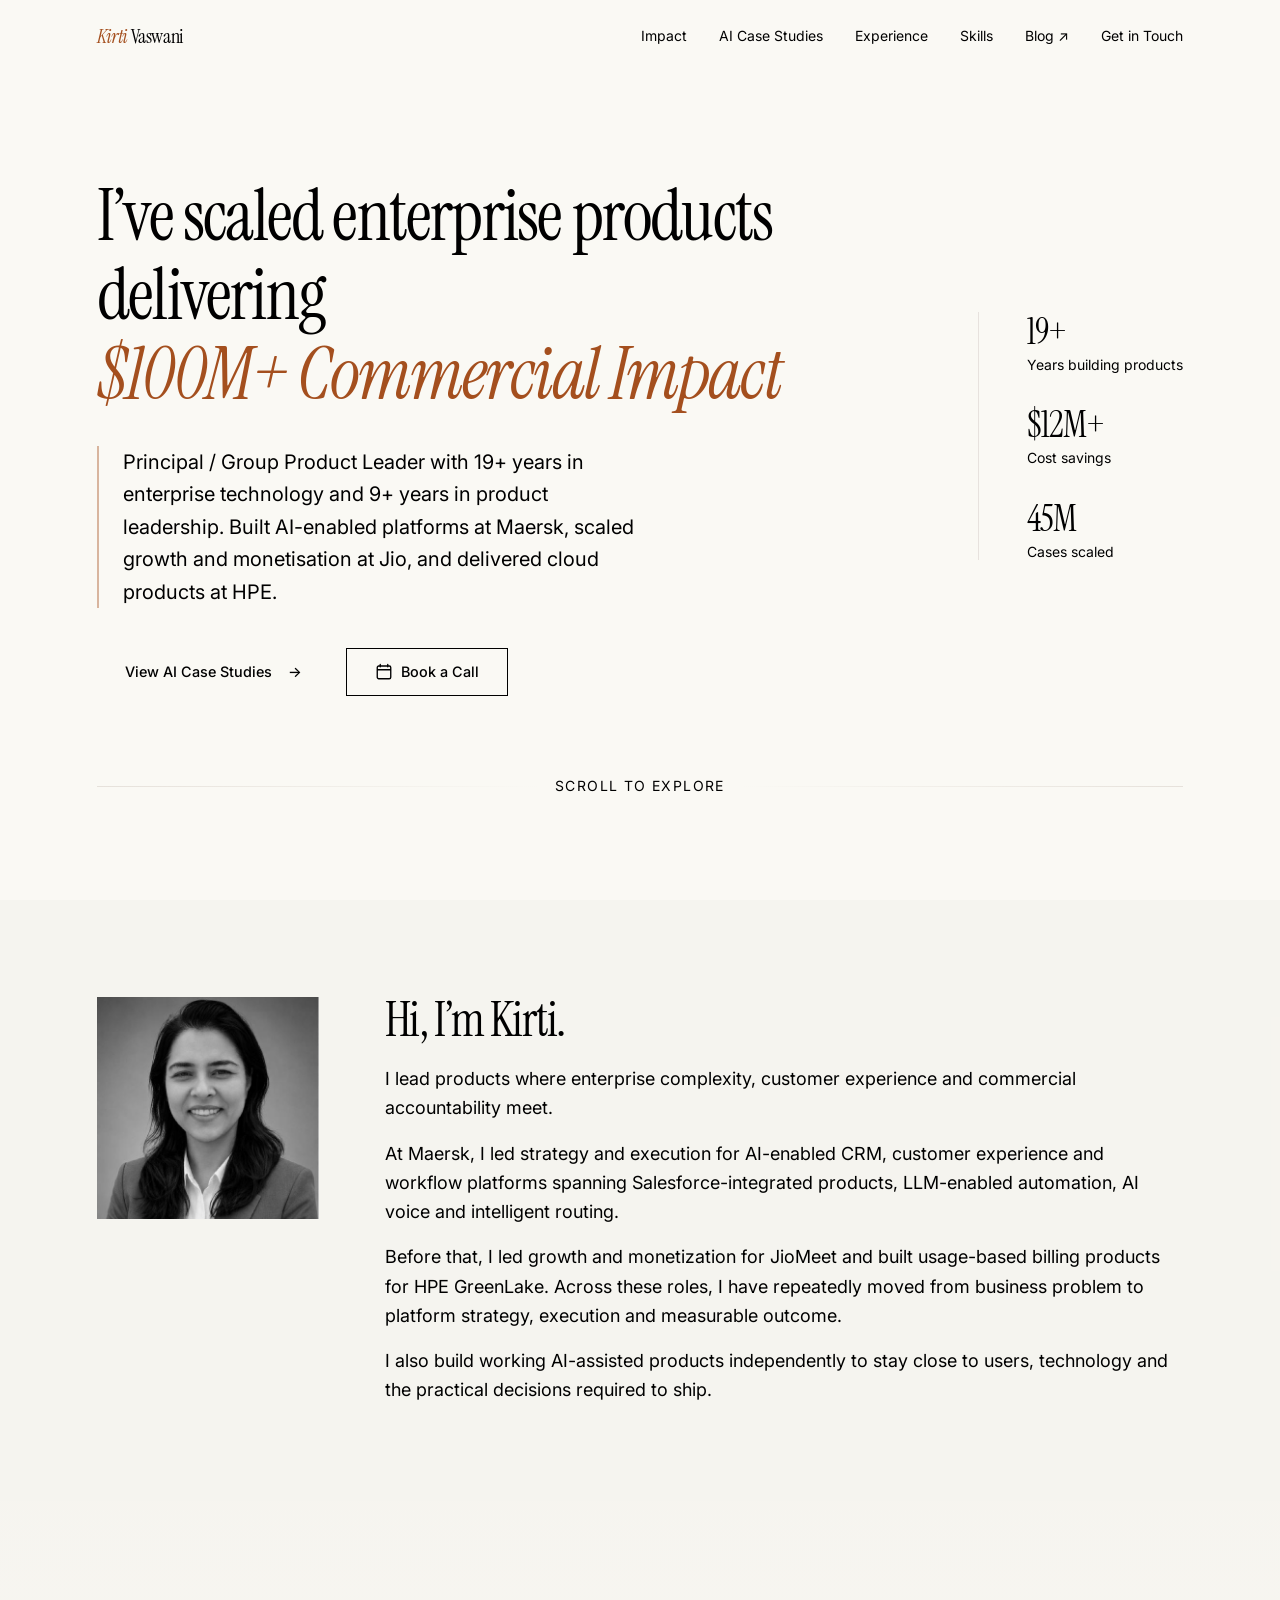
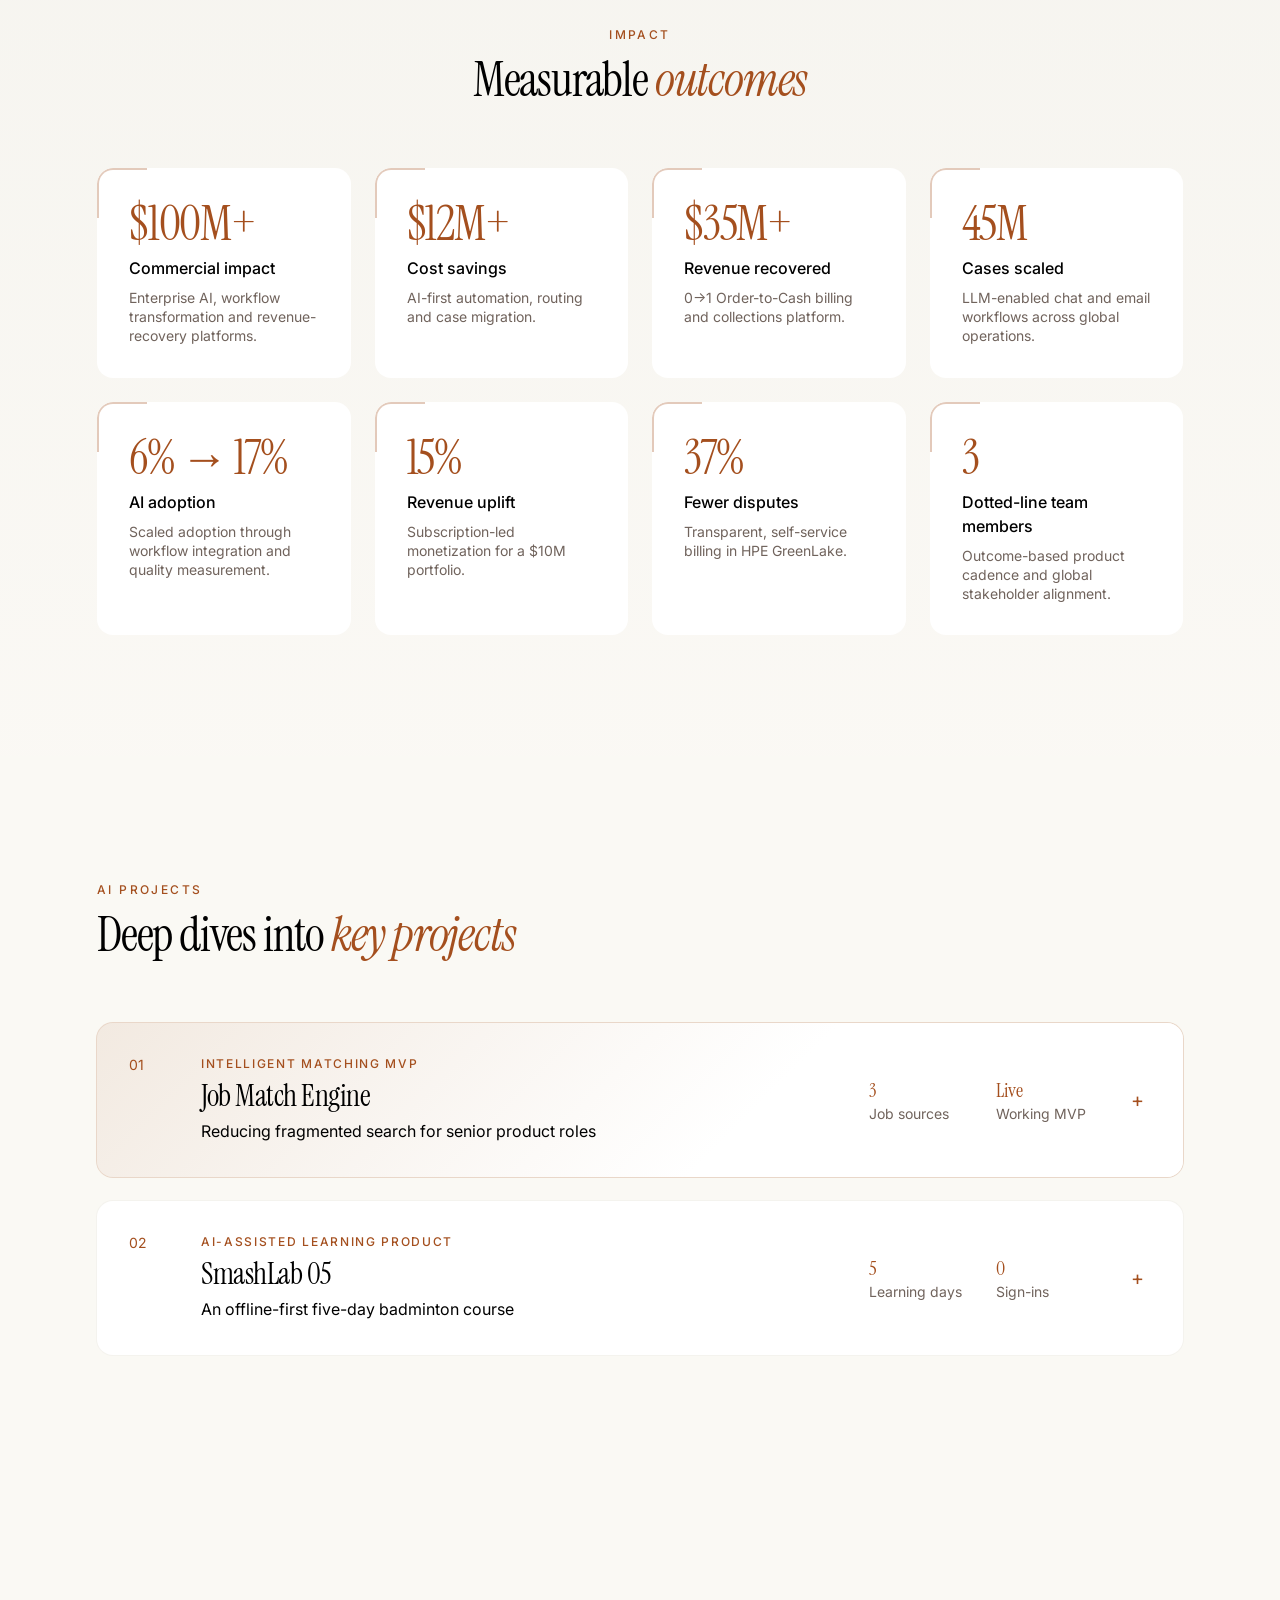
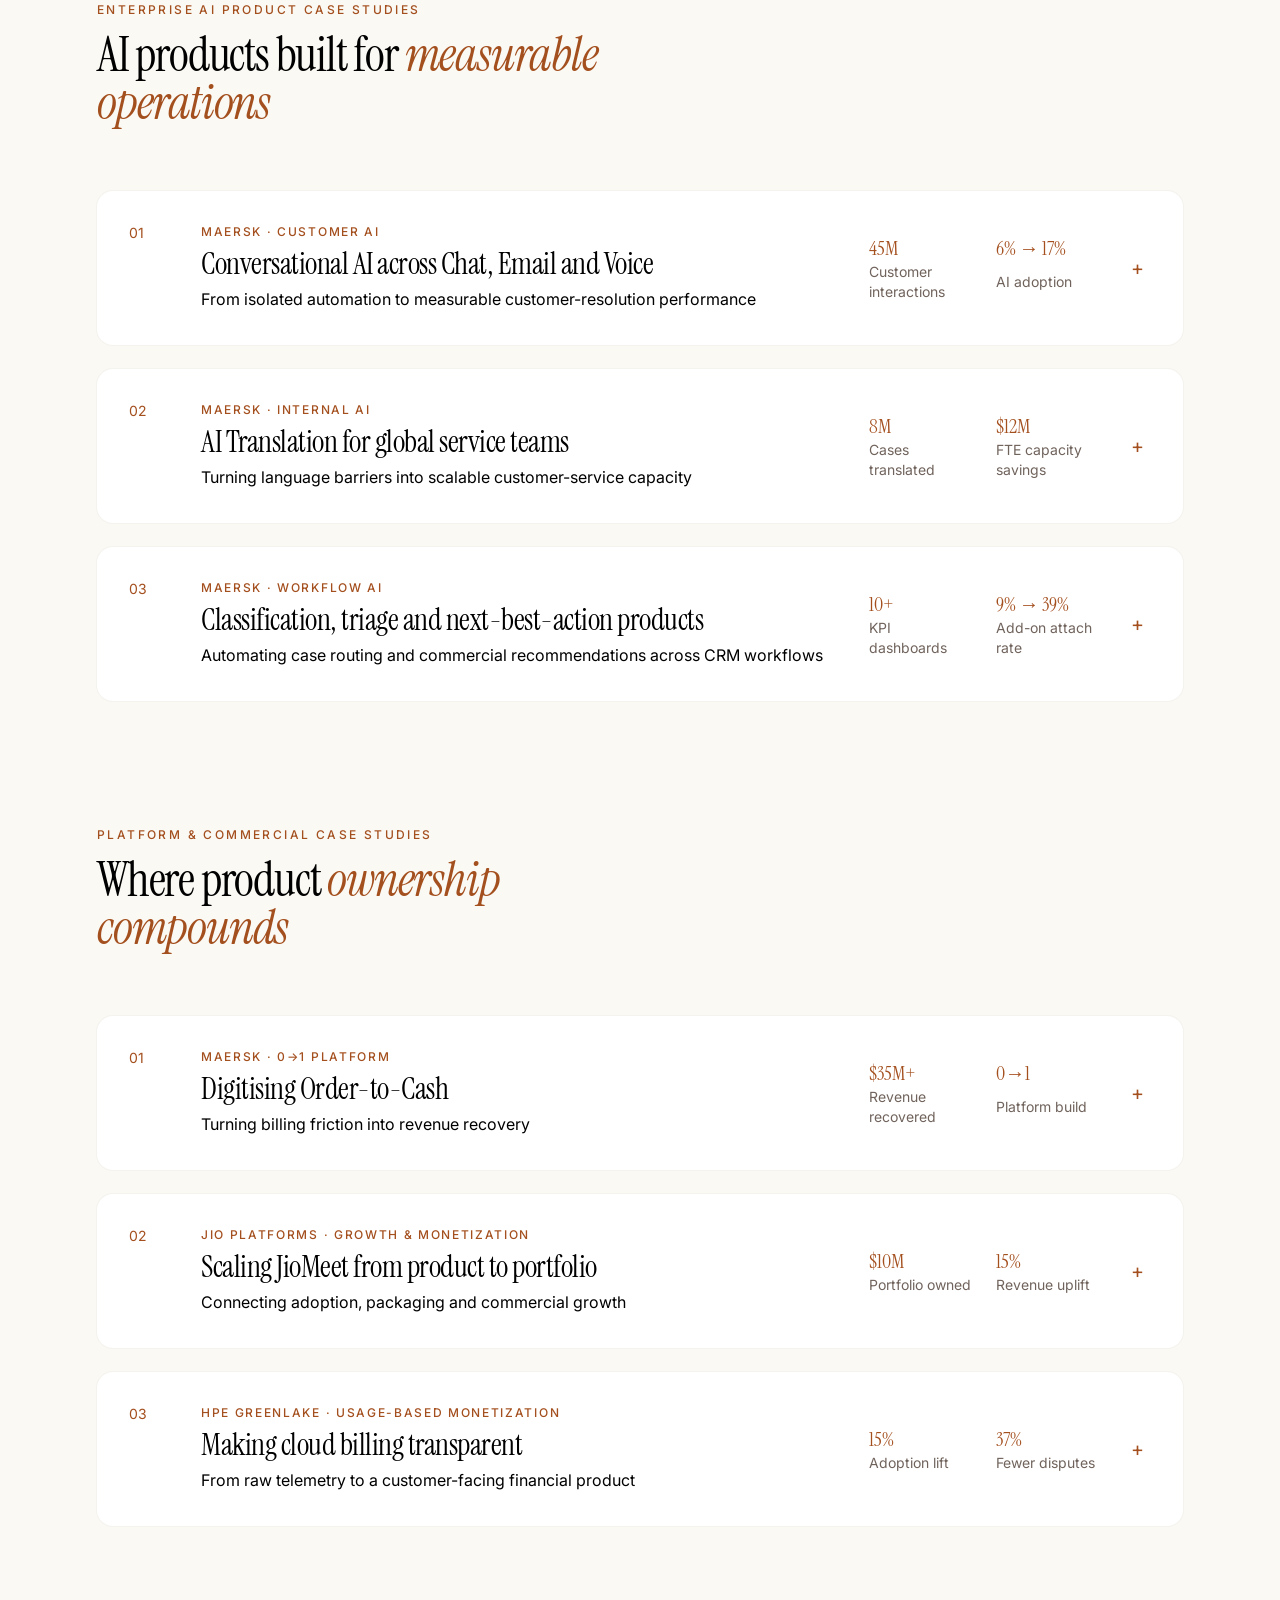
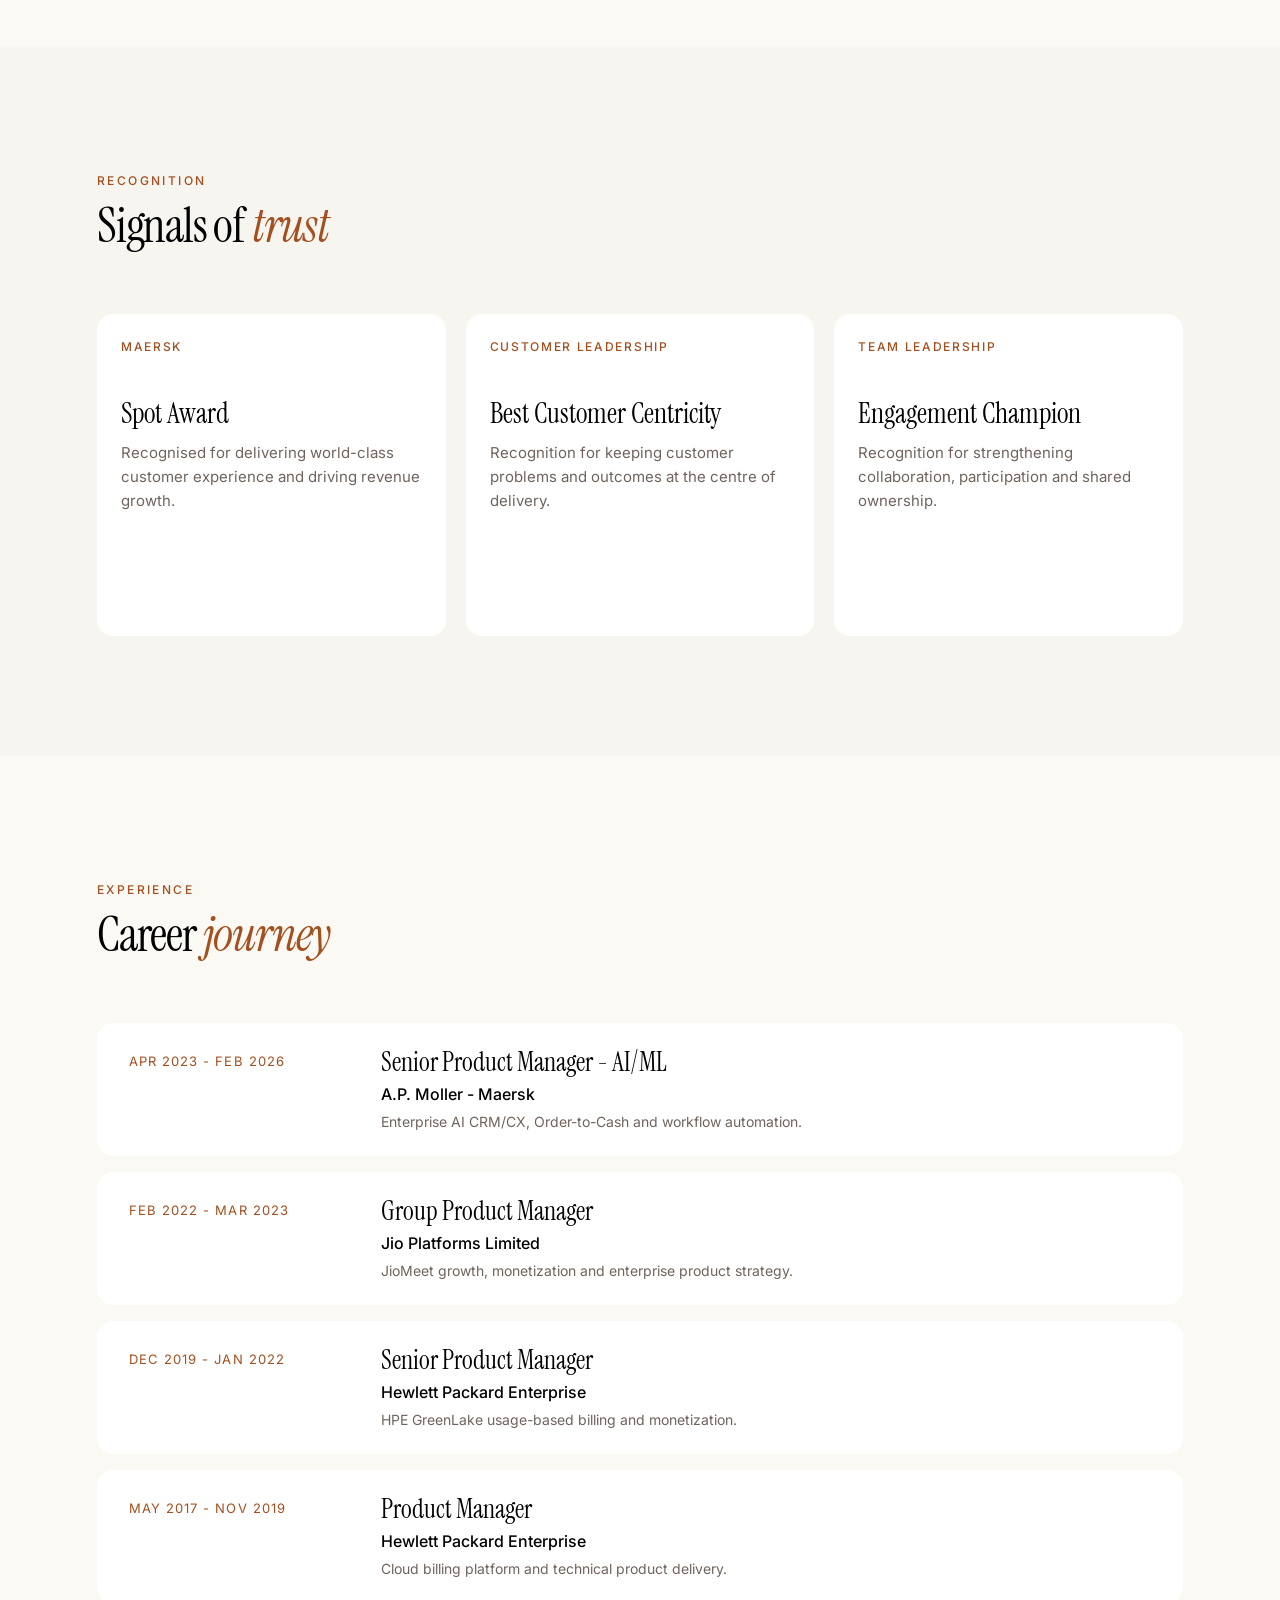
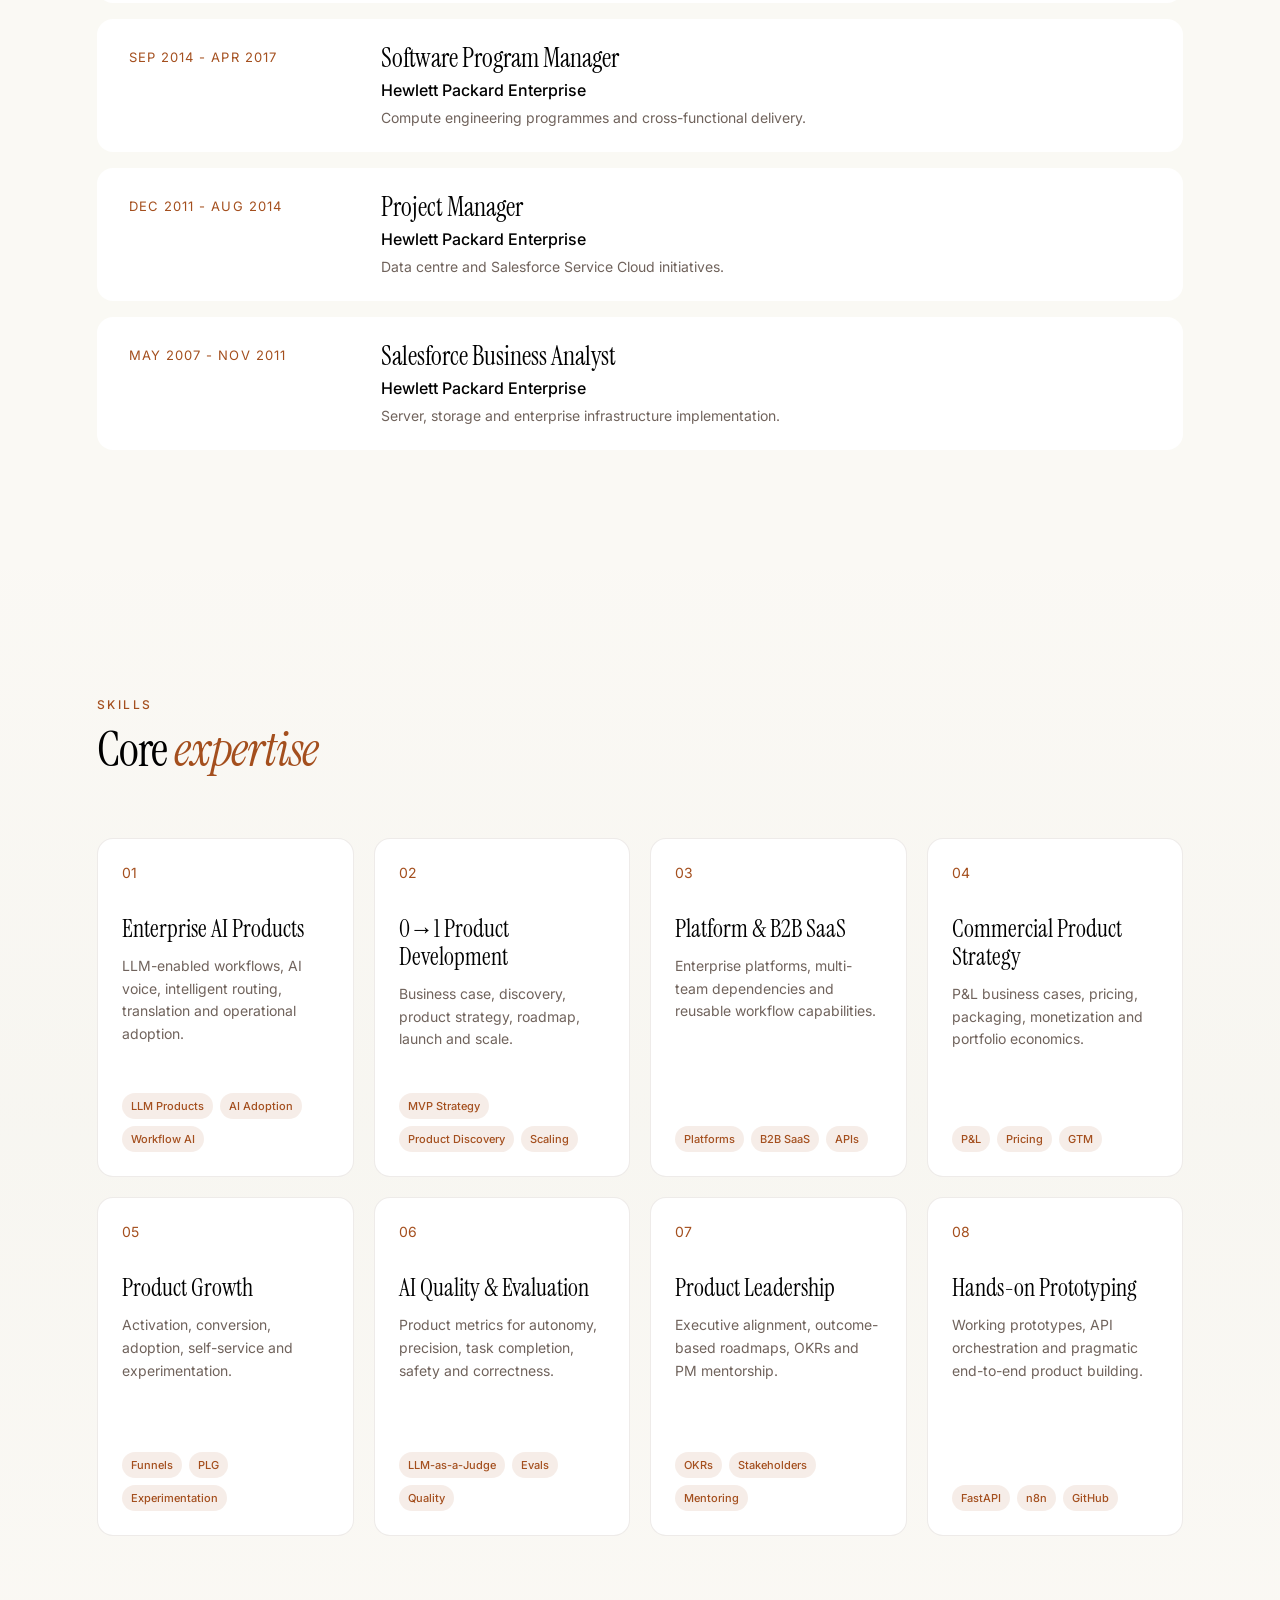
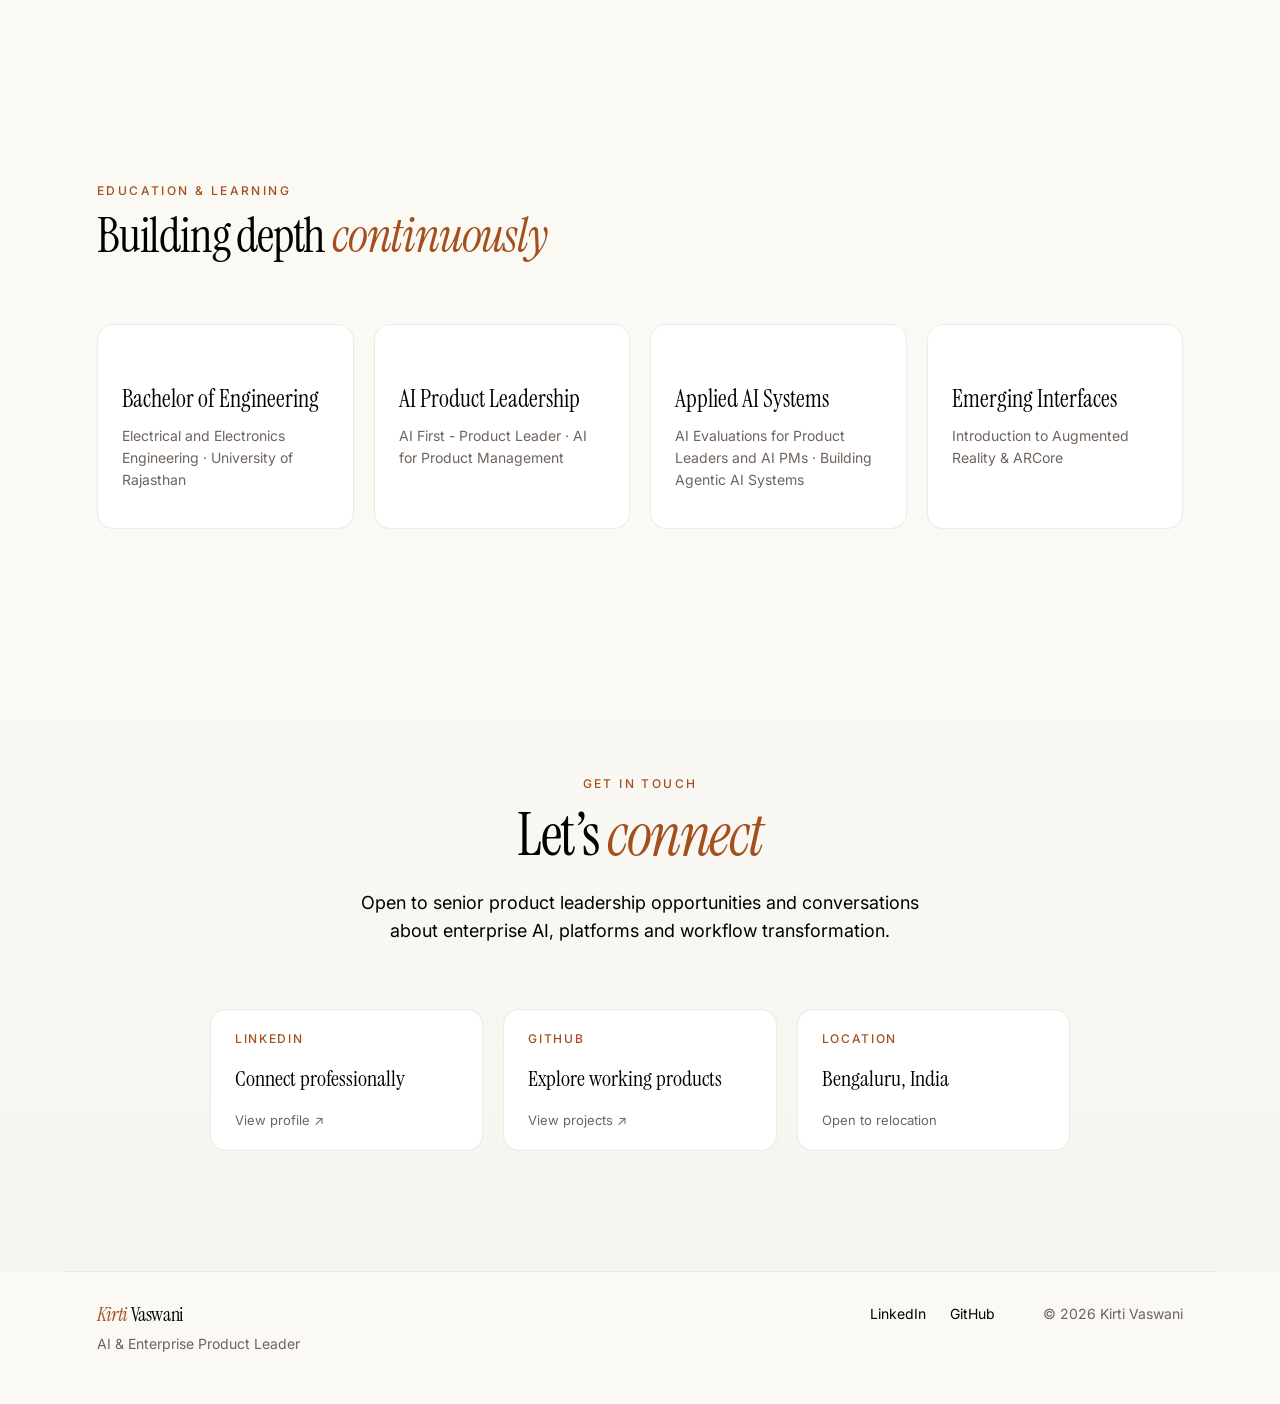
<file: index.html>
<!doctype html>
<html lang="en">
<head>
  <meta charset="utf-8">
  <meta name="viewport" content="width=device-width, initial-scale=1">
  <meta name="description" content="Kirti Vaswani is an AI and enterprise product leader who builds 0-to-1 platforms and scales workflow transformation into measurable commercial outcomes.">
  <meta property="og:title" content="Kirti Vaswani | AI & Enterprise Product Leader">
  <meta property="og:description" content="Principal / Group Product Leader with 19+ years building enterprise products across Maersk, Jio and HPE. $100M+ commercial impact, $12M+ cost savings and practical AI product builds.">
  <meta property="og:type" content="website">
  <meta property="og:url" content="https://codewithme77.github.io/Kirti-Vaswani-Portfolio-github/">
  <meta property="og:image" content="https://codewithme77.github.io/Kirti-Vaswani-Portfolio-github/og.png">
  <meta name="twitter:card" content="summary_large_image">
  <meta name="twitter:title" content="Kirti Vaswani | AI & Enterprise Product Leader">
  <meta name="twitter:description" content="0-to-1 platforms, enterprise AI and measurable commercial outcomes.">
  <meta name="twitter:image" content="https://codewithme77.github.io/Kirti-Vaswani-Portfolio-github/og.png">
  <meta name="theme-color" content="#fdfcfb">
  <title>Kirti Vaswani | AI & Enterprise Product Leader</title>
  <link rel="preconnect" href="https://fonts.googleapis.com">
  <link rel="preconnect" href="https://fonts.gstatic.com" crossorigin>
  <link href="https://fonts.googleapis.com/css2?family=Instrument+Serif:ital@0;1&family=Inter:wght@400;500;600;700&display=swap" rel="stylesheet">
  <link rel="stylesheet" href="styles.css?v=8cf3f42">
  <script type="application/ld+json">
  {
    "@context": "https://schema.org",
    "@type": "Person",
    "name": "Kirti Vaswani",
    "jobTitle": "Senior Product Manager",
    "url": "https://codewithme77.github.io/Kirti-Vaswani-Portfolio-github/",
    "image": "https://codewithme77.github.io/Kirti-Vaswani-Portfolio-github/assets/kirti-vaswani.jpg",
    "sameAs": [
      "https://www.linkedin.com/in/kirtivaswani/",
      "https://github.com/codewithme77"
    ],
    "knowsAbout": ["Enterprise AI", "Product Strategy", "CRM and CX Automation", "Platform Products", "Monetization", "Product-Led Growth"]
  }
  </script>
</head>
<body>
  <a class="skip-link" href="#main-content">Skip to main content</a>

  <header class="site-header">
    <nav class="nav shell" aria-label="Primary navigation">
      <a class="wordmark" href="#top" aria-label="Kirti Vaswani home"><span>Kirti</span> Vaswani</a>
      <button class="menu-button" type="button" aria-expanded="false" aria-controls="nav-links">Menu</button>
      <div class="nav-links" id="nav-links">
        <a href="#impact">Impact</a>
        <a href="#ai-case-studies">AI Case Studies</a>
        <a href="#experience">Experience</a>
        <a href="#skills">Skills</a>
        <a href="https://github.com/codewithme77" target="_blank" rel="noreferrer">Blog <span aria-hidden="true">↗</span></a>
        <a class="nav-cta" href="#contact">Get in Touch</a>
      </div>
    </nav>
  </header>

  <main id="main-content">
    <section class="hero shell" id="top">
      <div class="hero-copy">
        <h1><span>I’ve scaled enterprise products delivering</span><span><em>$100M+ Commercial Impact</em></span></h1>
        <p class="hero-description">Principal / Group Product Leader with 19+ years in enterprise technology and 9+ years in product leadership. Built AI-enabled platforms at Maersk, scaled growth and monetisation at Jio, and delivered cloud products at HPE.</p>
        <div class="hero-actions">
          <a class="text-link" href="#ai-case-studies">View AI Case Studies <span aria-hidden="true">→</span></a>
          <a class="button-link" href="#contact"><svg viewBox="0 0 24 24" width="18" height="18" aria-hidden="true"><path d="M7 2v3M17 2v3M3.5 9h17M5 4h14a2 2 0 0 1 2 2v13a2 2 0 0 1-2 2H5a2 2 0 0 1-2-2V6a2 2 0 0 1 2-2Z" fill="none" stroke="currentColor" stroke-width="1.8" stroke-linecap="round"/></svg>Book a Call</a>
        </div>
      </div>

      <aside class="hero-proof" aria-label="Selected career outcomes">
        <div><strong>19+</strong><span>Years building products</span></div>
        <div><strong>$12M+</strong><span>Cost savings</span></div>
        <div><strong>45M</strong><span>Cases scaled</span></div>
      </aside>

      <a class="scroll-cue" href="#about">Scroll to explore <span aria-hidden="true">↓</span></a>
    </section>

    <section class="intro shell" id="about">
      <div class="portrait-wrap">
        <img src="assets/kirti-vaswani.jpg" alt="Kirti Vaswani" width="460" height="460">
      </div>
      <div class="intro-copy">
        <h2>Hi, I’m Kirti.</h2>
        <p>I lead products where enterprise complexity, customer experience and commercial accountability meet.</p>
        <p>At Maersk, I led strategy and execution for AI-enabled CRM, customer experience and workflow platforms spanning Salesforce-integrated products, LLM-enabled automation, AI voice and intelligent routing.</p>
        <p>Before that, I led growth and monetization for JioMeet and built usage-based billing products for HPE GreenLake. Across these roles, I have repeatedly moved from business problem to platform strategy, execution and measurable outcome.</p>
        <p>I also build working AI-assisted products independently to stay close to users, technology and the practical decisions required to ship.</p>
      </div>
    </section>

    <section class="section shell" id="impact">
      <div class="section-heading">
        <span>Impact</span>
        <h2>Measurable <em>outcomes</em></h2>
      </div>
      <div class="impact-grid">
        <article><strong>$100M+</strong><h3>Commercial impact</h3><p>Enterprise AI, workflow transformation and revenue-recovery platforms.</p></article>
        <article><strong>$12M+</strong><h3>Cost savings</h3><p>AI-first automation, routing and case migration.</p></article>
        <article><strong>$35M+</strong><h3>Revenue recovered</h3><p>0→1 Order-to-Cash billing and collections platform.</p></article>
        <article><strong>45M</strong><h3>Cases scaled</h3><p>LLM-enabled chat and email workflows across global operations.</p></article>
        <article><strong>6% → 17%</strong><h3>AI adoption</h3><p>Scaled adoption through workflow integration and quality measurement.</p></article>
        <article><strong>15%</strong><h3>Revenue uplift</h3><p>Subscription-led monetization for a $10M portfolio.</p></article>
        <article><strong>37%</strong><h3>Fewer disputes</h3><p>Transparent, self-service billing in HPE GreenLake.</p></article>
        <article><strong>3</strong><h3>Dotted-line team members</h3><p>Outcome-based product cadence and global stakeholder alignment.</p></article>
      </div>
    </section>

    <section class="section shell" id="ai-projects">
      <div class="section-heading">
        <span>AI Projects</span>
        <h2>Deep dives into <em>key projects</em></h2>
      </div>

      <div class="case-list">
        <article class="case-card featured-case">
          <button class="case-trigger" type="button" aria-expanded="false" aria-controls="project-jobmatcher">
            <span class="case-number">01</span>
            <span class="case-title"><small>Intelligent matching MVP</small><strong>Job Match Engine</strong><em>Reducing fragmented search for senior product roles</em></span>
            <span class="case-metrics"><span><strong>3</strong><small>Job sources</small></span><span><strong>Live</strong><small>Working MVP</small></span></span>
            <span class="case-toggle" aria-hidden="true">+</span>
          </button>
          <div class="case-panel" id="project-jobmatcher" hidden>
            <div class="story-grid">
              <div><h4>Problem Statement</h4><p>Senior product candidates spend significant time searching fragmented job sources and manually deciding whether each role fits their skills, seniority, location and work preferences.</p></div>
              <div><h4>User Persona</h4><p>Senior, Group and Director-level product candidates looking for relevant roles without repeating the same search and comparison work across multiple boards.</p></div>
              <div><h4>Infrastructure Used</h4><p>Lovable-hosted interface, FastAPI backend on Render, parallel aggregation across JSearch, Arbeitnow and RemoteOK, PyMuPDF resume parsing and RapidFuzz weighted matching.</p></div>
              <div><h4>Skills & Tools</h4><p>Product framing, journey design, API orchestration, resume parsing, ranking logic, full-stack prototyping, deployment and iterative testing.</p></div>
              <div><h4>Problems It Solves</h4><ul><li>Consolidates multiple job sources into one flow.</li><li>Extracts relevant skills from a resume.</li><li>Ranks roles by role, domain, location, experience and work-model fit.</li><li>Filters weak matches so users can focus on stronger opportunities.</li></ul></div>
              <div><h4>Product Approach</h4><p>A transparent, deterministic scoring system was chosen for the current MVP so users can understand the dimensions behind each match. The product is an AI-assisted build and an intelligent matching engine, not an LLM-based recommender.</p></div>
            </div>
            <div class="case-links"><a href="https://jobmatchengine.lovable.app/" target="_blank" rel="noreferrer">Try the live product <span aria-hidden="true">↗</span></a><a href="https://github.com/codewithme77/jobmatcher-backend" target="_blank" rel="noreferrer">View source <span aria-hidden="true">↗</span></a></div>
            <blockquote>Build the smallest complete decision loop first; make the logic explainable before making it more complex.</blockquote>
          </div>
        </article>

        <article class="case-card">
          <button class="case-trigger" type="button" aria-expanded="false" aria-controls="project-smashlab">
            <span class="case-number">02</span>
            <span class="case-title"><small>AI-assisted learning product</small><strong>SmashLab 05</strong><em>An offline-first five-day badminton course</em></span>
            <span class="case-metrics"><span><strong>5</strong><small>Learning days</small></span><span><strong>0</strong><small>Sign-ins</small></span></span>
            <span class="case-toggle" aria-hidden="true">+</span>
          </button>
          <div class="case-panel" id="project-smashlab" hidden>
            <div class="story-grid">
              <div><h4>Problem Statement</h4><p>Young intermediate players need a safe, structured way to practise badminton fundamentals without depending on expensive coaching, an account or continuous internet access.</p></div>
              <div><h4>User Persona</h4><p>Young intermediate badminton players, with parents, guardians and coaches as supporting users.</p></div>
              <div><h4>Infrastructure Used</h4><p>Responsive HTML, CSS and JavaScript, GitHub Pages delivery, device-local progress and a downloadable offline package.</p></div>
              <div><h4>Skills & Tools</h4><p>Learning-journey design, progressive disclosure, quiz feedback, gamification, offline product design, responsive UX and responsible youth sports content.</p></div>
              <div><h4>Problems It Solves</h4><ul><li>Turns an unstructured goal into a five-day progression.</li><li>Combines practical drills with corrective quizzes.</li><li>Makes progress visible through milestones and a growing trophy.</li><li>Works without an account and can run offline.</li></ul></div>
              <div><h4>Product Approach</h4><p>One small skill per screen keeps cognitive load low. Local progress and an offline package remove connectivity and privacy barriers, while simple milestones reinforce completion.</p></div>
            </div>
            <div class="case-links"><a href="https://codewithme77.github.io/Badminton-Course/" target="_blank" rel="noreferrer">Try the live course <span aria-hidden="true">↗</span></a><a href="https://github.com/codewithme77/Badminton-Course" target="_blank" rel="noreferrer">View source & offline version <span aria-hidden="true">↗</span></a></div>
            <blockquote>Good learning products make the next useful action obvious, achievable and rewarding.</blockquote>
          </div>
        </article>
      </div>
    </section>

    <section class="section shell" id="ai-case-studies">
      <div class="section-heading">
        <span>Enterprise AI Product Case Studies</span>
        <h2>AI products built for <em>measurable operations</em></h2>
      </div>

      <div class="case-list">
        <article class="case-card">
          <button class="case-trigger" type="button" aria-expanded="false" aria-controls="case-conversational-ai">
            <span class="case-number">01</span>
            <span class="case-title"><small>Maersk · Customer AI</small><strong>Conversational AI across Chat, Email and Voice</strong><em>From isolated automation to measurable customer-resolution performance</em></span>
            <span class="case-metrics"><span><strong>45M</strong><small>Customer interactions</small></span><span><strong>6% → 17%</strong><small>AI adoption</small></span></span>
            <span class="case-toggle" aria-hidden="true">+</span>
          </button>
          <div class="case-panel" id="case-conversational-ai" hidden>
            <div class="story-grid">
              <div><h4>Product Scope</h4><p>Customer-facing AI Chatbot, AI Voice Bot and AI Email Resolution workflows embedded in global CRM and service operations.</p></div>
              <div><h4>My Role</h4><p>Owned product strategy, investment roadmap, value measurement and cross-functional delivery across product, engineering, data science, operations and customer service.</p></div>
              <div><h4>Execution</h4><ul><li>Scaled conversational and resolution workflows across customer journeys.</li><li>Defined outcome metrics across SLA, NPS, CSAT, first-time fix, AHT, TAT and adoption.</li><li>Established LLM evaluation and quality guardrails for high-volume enterprise workflows.</li></ul></div>
              <div><h4>Measured Impact</h4><p>Scaled AI capabilities across 45M customer interactions and increased AI adoption from 6% to 17%.</p></div>
            </div>
            <blockquote>Enterprise AI becomes valuable when adoption, operational control and customer outcomes are designed as one system.</blockquote>
          </div>
        </article>

        <article class="case-card">
          <button class="case-trigger" type="button" aria-expanded="false" aria-controls="case-ai-translation">
            <span class="case-number">02</span>
            <span class="case-title"><small>Maersk · Internal AI</small><strong>AI Translation for global service teams</strong><em>Turning language barriers into scalable customer-service capacity</em></span>
            <span class="case-metrics"><span><strong>8M</strong><small>Cases translated</small></span><span><strong>$12M</strong><small>FTE capacity savings</small></span></span>
            <span class="case-toggle" aria-hidden="true">+</span>
          </button>
          <div class="case-panel" id="case-ai-translation" hidden>
            <div class="story-grid">
              <div><h4>Product Scope</h4><p>AI Translation for global service centres, including MENA customer queries, to remove language friction from case handling.</p></div>
              <div><h4>Execution</h4><ul><li>Scaled the workflow across 5,000 agents.</li><li>Connected translation to daily service operations rather than treating it as a standalone tool.</li><li>Measured value through case volume, agent adoption and capacity released.</li></ul></div>
              <div><h4>Measured Impact</h4><p>Translated 8M cases, enabled 5,000 agents and created $12M in FTE capacity savings.</p></div>
              <div><h4>Leadership Signal</h4><p>Converted an operational workflow into a reusable enterprise AI product with clear commercial accountability.</p></div>
            </div>
            <blockquote>AI scale is only credible when the operating model, adoption path and value measurement scale with it.</blockquote>
          </div>
        </article>

        <article class="case-card">
          <button class="case-trigger" type="button" aria-expanded="false" aria-controls="case-ai-orchestration">
            <span class="case-number">03</span>
            <span class="case-title"><small>Maersk · Workflow AI</small><strong>Classification, triage and next-best-action products</strong><em>Automating case routing and commercial recommendations across CRM workflows</em></span>
            <span class="case-metrics"><span><strong>10+</strong><small>KPI dashboards</small></span><span><strong>9% → 39%</strong><small>Add-on attach rate</small></span></span>
            <span class="case-toggle" aria-hidden="true">+</span>
          </button>
          <div class="case-panel" id="case-ai-orchestration" hidden>
            <div class="story-grid">
              <div><h4>Product Scope</h4><p>AI Classification, Auto-Triage, Email Auto-Resolution and CX/Sales Cross-Sell products for internal service and commercial teams.</p></div>
              <div><h4>Execution</h4><ul><li>Automated classification, routing and assignment for faster first-time fix.</li><li>Introduced next-best-action and cross-sell capability in the booking journey.</li><li>Created KPI governance across service quality, adoption and commercial performance.</li></ul></div>
              <div><h4>Measured Impact</h4><p>Improved add-on attach rate from 9% to 39% over 20 months while creating a repeatable operating model for AI-enabled workflows.</p></div>
              <div><h4>Leadership Signal</h4><p>Connected customer experience, operational efficiency and commercial growth in one product portfolio.</p></div>
            </div>
            <blockquote>The strongest AI products do not automate a step; they improve the economics and quality of the entire workflow.</blockquote>
          </div>
        </article>
      </div>
    </section>

    <section class="section shell" id="case-studies">
      <div class="section-heading">
        <span>Platform & Commercial Case Studies</span>
        <h2>Where product <em>ownership compounds</em></h2>
      </div>

      <div class="case-list">
        <article class="case-card">
          <button class="case-trigger" type="button" aria-expanded="false" aria-controls="case-o2c">
            <span class="case-number">01</span>
            <span class="case-title"><small>Maersk · 0→1 Platform</small><strong>Digitising Order-to-Cash</strong><em>Turning billing friction into revenue recovery</em></span>
            <span class="case-metrics"><span><strong>$35M+</strong><small>Revenue recovered</small></span><span><strong>0→1</strong><small>Platform build</small></span></span>
            <span class="case-toggle" aria-hidden="true">+</span>
          </button>
          <div class="case-panel" id="case-o2c" hidden>
            <div class="story-grid">
              <div><h4>Context</h4><p>Billing and collections workflows lacked end-to-end transparency, leaving customers and service teams with fragmented views of invoice status and outstanding balances.</p></div>
              <div><h4>My Role</h4><p>Led the product from business case through roadmap, prioritisation and delivery, aligning commercial, finance, service, data and engineering stakeholders.</p></div>
              <div><h4>Challenge</h4><p>Create one Salesforce-integrated workflow that could connect post-order billing, invoice visibility and collections without disrupting critical revenue operations.</p></div>
              <div><h4>Approach</h4><ul><li>Mapped the end-to-end customer and agent workflow.</li><li>Prioritised invoice transparency and actionable collections steps.</li><li>Sequenced delivery around revenue risk and operational readiness.</li><li>Connected the platform to the broader CRM experience.</li></ul></div>
              <div><h4>Result</h4><p>Built the platform from 0→1 and enabled recovery of $35M+ in outstanding customer revenue.</p></div>
              <div><h4>Key Learning</h4><p>In enterprise transformation, the highest-leverage product boundary often follows the money flow rather than the organisational chart.</p></div>
            </div>
            <blockquote>Own the full outcome, not only the interface where the problem becomes visible.</blockquote>
          </div>
        </article>

        <article class="case-card">
          <button class="case-trigger" type="button" aria-expanded="false" aria-controls="case-jiomeet">
            <span class="case-number">02</span>
            <span class="case-title"><small>Jio Platforms · Growth & Monetization</small><strong>Scaling JioMeet from product to portfolio</strong><em>Connecting adoption, packaging and commercial growth</em></span>
            <span class="case-metrics"><span><strong>$10M</strong><small>Portfolio owned</small></span><span><strong>15%</strong><small>Revenue uplift</small></span></span>
            <span class="case-toggle" aria-hidden="true">+</span>
          </button>
          <div class="case-panel" id="case-jiomeet" hidden>
            <div class="story-grid">
              <div><h4>Context</h4><p>JioMeet was expanding across consumer and enterprise segments and needed a product model that could translate platform adoption into repeatable commercial value.</p></div>
              <div><h4>My Role</h4><p>As Group Product Manager, owned 0→1 strategy, growth, go-to-market and monetisation while leading three dotted-line product/team members.</p></div>
              <div><h4>Challenge</h4><p>Balance frictionless acquisition with differentiated enterprise packaging, activation and support efficiency.</p></div>
              <div><h4>Approach</h4><ul><li>Designed subscription-led monetization and commercial packaging.</li><li>Used segmentation and freemium conversion to expand pipeline.</li><li>Improved onboarding and early activation through product analytics.</li><li>Introduced self-service workflows for high-friction journeys.</li></ul></div>
              <div><h4>Result</h4><p>Delivered 15% revenue uplift, grew adoption 30%, expanded enterprise pipeline 25% and reduced support demand 8%.</p></div>
              <div><h4>Key Learning</h4><p>Growth and monetization reinforce each other when packaging is designed around differentiated user value rather than feature volume.</p></div>
            </div>
            <blockquote>Scale comes from aligning the user’s first value moment with the business model that can sustain it.</blockquote>
          </div>
        </article>

        <article class="case-card">
          <button class="case-trigger" type="button" aria-expanded="false" aria-controls="case-hpe">
            <span class="case-number">03</span>
            <span class="case-title"><small>HPE GreenLake · Usage-Based Monetization</small><strong>Making cloud billing transparent</strong><em>From raw telemetry to a customer-facing financial product</em></span>
            <span class="case-metrics"><span><strong>15%</strong><small>Adoption lift</small></span><span><strong>37%</strong><small>Fewer disputes</small></span></span>
            <span class="case-toggle" aria-hidden="true">+</span>
          </button>
          <div class="case-panel" id="case-hpe" hidden>
            <div class="story-grid">
              <div><h4>Context</h4><p>Pay-as-you-go cloud services depended on converting infrastructure usage into accurate financial transactions and transparent customer invoices.</p></div>
              <div><h4>My Role</h4><p>Owned 0→1 product strategy and delivery for the usage-based monetization engine, financial integrations and live billing experience.</p></div>
              <div><h4>Challenge</h4><p>Join technical telemetry, pricing logic, SAP ERP workflows and customer-facing transparency into one dependable product system.</p></div>
              <div><h4>Approach</h4><ul><li>Defined the telemetry pipeline for compute and storage usage.</li><li>Shaped rating, pricing and recurring revenue calculations.</li><li>Integrated financial workflows with SAP ERP.</li><li>Launched live usage, spend forecasting and invoice visibility in GreenLake Central.</li></ul></div>
              <div><h4>Result</h4><p>Increased platform adoption 15% and reduced invoice dispute queries 37% through transparent, self-service billing.</p></div>
              <div><h4>Key Learning</h4><p>Billing is not back-office plumbing; in a consumption product, it is a core customer experience.</p></div>
            </div>
            <blockquote>When customers can see and understand value consumption, trust becomes a product capability.</blockquote>
          </div>
        </article>
      </div>
    </section>

    <section class="section shell" id="recognition">
      <div class="section-heading">
        <span>Recognition</span>
        <h2>Signals of <em>trust</em></h2>
      </div>
      <div class="recognition-grid">
        <article><span>Maersk</span><h3>Spot Award</h3><p>Recognised for delivering world-class customer experience and driving revenue growth.</p></article>
        <article><span>Customer leadership</span><h3>Best Customer Centricity</h3><p>Recognition for keeping customer problems and outcomes at the centre of delivery.</p></article>
        <article><span>Team leadership</span><h3>Engagement Champion</h3><p>Recognition for strengthening collaboration, participation and shared ownership.</p></article>
      </div>
    </section>

    <section class="section shell" id="experience">
      <div class="section-heading">
        <span>Experience</span>
        <h2>Career <em>journey</em></h2>
      </div>
      <div class="experience-list">
        <article><div class="experience-period">Apr 2023 - Feb 2026</div><div><h3>Senior Product Manager - AI/ML</h3><p class="company">A.P. Moller - Maersk</p><p>Enterprise AI CRM/CX, Order-to-Cash and workflow automation.</p></div></article>
        <article><div class="experience-period">Feb 2022 - Mar 2023</div><div><h3>Group Product Manager</h3><p class="company">Jio Platforms Limited</p><p>JioMeet growth, monetization and enterprise product strategy.</p></div></article>
        <article><div class="experience-period">Dec 2019 - Jan 2022</div><div><h3>Senior Product Manager</h3><p class="company">Hewlett Packard Enterprise</p><p>HPE GreenLake usage-based billing and monetization.</p></div></article>
        <article><div class="experience-period">May 2017 - Nov 2019</div><div><h3>Product Manager</h3><p class="company">Hewlett Packard Enterprise</p><p>Cloud billing platform and technical product delivery.</p></div></article>
        <article><div class="experience-period">Sep 2014 - Apr 2017</div><div><h3>Software Program Manager</h3><p class="company">Hewlett Packard Enterprise</p><p>Compute engineering programmes and cross-functional delivery.</p></div></article>
        <article><div class="experience-period">Dec 2011 - Aug 2014</div><div><h3>Project Manager</h3><p class="company">Hewlett Packard Enterprise</p><p>Data centre and Salesforce Service Cloud initiatives.</p></div></article>
        <article><div class="experience-period">May 2007 - Nov 2011</div><div><h3>Salesforce Business Analyst</h3><p class="company">Hewlett Packard Enterprise</p><p>Server, storage and enterprise infrastructure implementation.</p></div></article>
      </div>
    </section>

    <section class="section shell" id="skills">
      <div class="section-heading">
        <span>Skills</span>
        <h2>Core <em>expertise</em></h2>
      </div>
      <div class="skills-grid">
        <article><span>01</span><h3>Enterprise AI Products</h3><p>LLM-enabled workflows, AI voice, intelligent routing, translation and operational adoption.</p><div><small>LLM Products</small><small>AI Adoption</small><small>Workflow AI</small></div></article>
        <article><span>02</span><h3>0→1 Product Development</h3><p>Business case, discovery, product strategy, roadmap, launch and scale.</p><div><small>MVP Strategy</small><small>Product Discovery</small><small>Scaling</small></div></article>
        <article><span>03</span><h3>Platform & B2B SaaS</h3><p>Enterprise platforms, multi-team dependencies and reusable workflow capabilities.</p><div><small>Platforms</small><small>B2B SaaS</small><small>APIs</small></div></article>
        <article><span>04</span><h3>Commercial Product Strategy</h3><p>P&L business cases, pricing, packaging, monetization and portfolio economics.</p><div><small>P&L</small><small>Pricing</small><small>GTM</small></div></article>
        <article><span>05</span><h3>Product Growth</h3><p>Activation, conversion, adoption, self-service and experimentation.</p><div><small>Funnels</small><small>PLG</small><small>Experimentation</small></div></article>
        <article><span>06</span><h3>AI Quality & Evaluation</h3><p>Product metrics for autonomy, precision, task completion, safety and correctness.</p><div><small>LLM-as-a-Judge</small><small>Evals</small><small>Quality</small></div></article>
        <article><span>07</span><h3>Product Leadership</h3><p>Executive alignment, outcome-based roadmaps, OKRs and PM mentorship.</p><div><small>OKRs</small><small>Stakeholders</small><small>Mentoring</small></div></article>
        <article><span>08</span><h3>Hands-on Prototyping</h3><p>Working prototypes, API orchestration and pragmatic end-to-end product building.</p><div><small>FastAPI</small><small>n8n</small><small>GitHub</small></div></article>
      </div>
    </section>

    <section class="section shell" id="education">
      <div class="section-heading">
        <span>Education & Learning</span>
        <h2>Building depth <em>continuously</em></h2>
      </div>
      <div class="learning-grid">
        <article><h3>Bachelor of Engineering</h3><p>Electrical and Electronics Engineering · University of Rajasthan</p></article>
        <article><h3>AI Product Leadership</h3><p>AI First - Product Leader · AI for Product Management</p></article>
        <article><h3>Applied AI Systems</h3><p>AI Evaluations for Product Leaders and AI PMs · Building Agentic AI Systems</p></article>
        <article><h3>Emerging Interfaces</h3><p>Introduction to Augmented Reality & ARCore</p></article>
      </div>
    </section>

    <section class="section shell contact" id="contact">
      <div class="section-heading">
        <span>Get in Touch</span>
        <h2>Let’s <em>connect</em></h2>
        <p>Open to senior product leadership opportunities and conversations about enterprise AI, platforms and workflow transformation.</p>
      </div>
      <div class="contact-grid">
        <a href="https://www.linkedin.com/in/kirtivaswani/" target="_blank" rel="noreferrer"><span>LinkedIn</span><strong>Connect professionally</strong><em>View profile ↗</em></a>
        <a href="https://github.com/codewithme77" target="_blank" rel="noreferrer"><span>GitHub</span><strong>Explore working products</strong><em>View projects ↗</em></a>
        <div><span>Location</span><strong>Bengaluru, India</strong><em>Open to relocation</em></div>
      </div>
    </section>
  </main>

  <footer class="footer shell">
    <div><a class="wordmark" href="#top"><span>Kirti</span> Vaswani</a><p>AI & Enterprise Product Leader</p></div>
    <div><a href="https://www.linkedin.com/in/kirtivaswani/" target="_blank" rel="noreferrer">LinkedIn</a><a href="https://github.com/codewithme77" target="_blank" rel="noreferrer">GitHub</a></div>
    <p>© 2026 Kirti Vaswani</p>
  </footer>

  <script src="script.js"></script>
</body>
</html>
</file>
<file: styles.css>
:root {
  --background: hsl(42 40% 97%);
  --foreground: #000000;
  --card: #ffffff;
  --muted-surface: hsl(40 20% 94%);
  --muted: hsl(20 10% 40%);
  --primary: #a44f1e;
  --primary-soft: rgb(164 79 30 / 10%);
  --border: hsl(35 18% 88%);
  --container: 1150px;
  --content: 1086px;
  --serif: "Instrument Serif", Georgia, serif;
  --sans: "Inter", system-ui, sans-serif;
}

* { box-sizing: border-box; }
html { scroll-behavior: smooth; }
body { margin: 0; background: var(--background); color: var(--foreground); font: 400 16px/24px var(--sans); text-rendering: optimizeLegibility; }
body.menu-open { overflow: hidden; }
img { display: block; max-width: 100%; }
a { color: inherit; }
button { font: inherit; }
button, a { -webkit-tap-highlight-color: transparent; }
:focus-visible { outline: 2px solid var(--primary); outline-offset: 4px; }
.shell { width: 100%; max-width: var(--container); margin-inline: auto; padding-inline: 32px; }
.skip-link { position: fixed; z-index: 100; left: 12px; top: 10px; padding: 9px 13px; background: #000; color: #fff; transform: translateY(-160%); }
.skip-link:focus { transform: none; }

.site-header { position: fixed; inset: 0 0 auto; z-index: 50; height: 72px; background: transparent; transition: background .25s ease, border-color .25s ease; border-bottom: 1px solid transparent; }
.site-header.scrolled { background: rgb(250 248 244 / 92%); backdrop-filter: blur(14px); border-color: rgb(222 216 212 / 55%); }
.nav { height: 72px; display: flex; align-items: center; justify-content: space-between; }
.wordmark { color: #000; font: 400 20px/1 var(--serif); text-decoration: none; white-space: nowrap; letter-spacing: -.02em; }
.wordmark span { color: var(--primary); font-style: italic; }
.nav-links { display: flex; align-items: center; gap: 32px; }
.nav-links a { color: #000; font-size: 14px; line-height: 20px; text-decoration: none; padding-block: 4px; position: relative; }
.nav-links a:not(.nav-cta)::after { content: ""; position: absolute; left: 0; right: 100%; bottom: 0; height: 1px; background: var(--primary); transition: right .2s ease; }
.nav-links a:hover::after, .nav-links a.active::after { right: 0; }
.nav-cta { border: 0; padding-inline: 0; }
.menu-button { display: none; border: 1px solid #000; background: transparent; color: #000; padding: 8px 12px; }

.hero { min-height: 100vh; padding-top: 72px; display: grid; grid-template-columns: minmax(0, 1fr) 205.265px; grid-template-rows: auto auto; column-gap: 64px; align-content: center; position: relative; overflow: hidden; }
.hero-copy { min-width: 0; display: flex; flex-direction: column; gap: 32px; }
.eyebrow { display: none; }
h1, h2 { margin: 0; font-family: var(--serif); font-weight: 400; letter-spacing: -.025em; }
h1 { color: #000; font-size: 72px; line-height: 1.1; letter-spacing: -1.8px; }
h1 > span { display: block; }
h1 em, .section-heading h2 em { color: var(--primary); font-weight: 400; font-style: italic; }
.hero-description { box-sizing: border-box; width: 538px; max-width: 100%; min-height: 162.5px; margin: 0; padding: 0 0 0 24px; border-left: 2px solid rgb(164 79 30 / 40%); color: #000; font-size: 20px; line-height: 32.5px; }
.hero-actions { display: flex; align-items: center; gap: 16px; padding-top: 8px; }
.text-link, .button-link { height: 48px; display: inline-flex; align-items: center; justify-content: center; gap: 8px; padding-inline: 28px; color: #000; font-size: 14.4px; line-height: 21.6px; font-weight: 500; text-decoration: none; white-space: nowrap; }
.text-link span { margin-left: 8px; }
.button-link { border: 1px solid #000; }
.button-link:hover { background: #000; color: var(--background); }
.button-link svg { flex: none; }
.hero-proof { width: 205.265px; margin: 0; padding-left: 48px; border-left: 1px solid rgb(222 216 212 / 70%); display: grid; gap: 32px; align-self: center; }
.hero-proof div { display: grid; gap: 4px; }
.hero-proof strong { color: #000; font: 400 36px/40px var(--serif); letter-spacing: -.9px; }
.hero-proof span { color: #000; font-size: 14px; line-height: 17.5px; }
.scroll-cue { grid-column: 1 / -1; height: 20px; margin-top: 80px; display: flex; align-items: center; gap: 16px; color: #000; font-size: 14px; line-height: 20px; letter-spacing: 1.4px; text-transform: uppercase; text-decoration: none; white-space: nowrap; }
.scroll-cue::before, .scroll-cue::after { content: ""; flex: 1; height: 1px; }
.scroll-cue::before { background: linear-gradient(to right, var(--border), transparent); }
.scroll-cue::after { background: linear-gradient(to left, var(--border), transparent); }
.scroll-cue span { display: none; }

.intro.shell, .section.shell { width: 100%; max-width: none; padding-inline: max(32px, calc((100% - var(--content)) / 2)); }
.intro { min-height: 600.5px; padding-block: 96px; display: grid; grid-template-columns: 222px minmax(0, 798px); gap: 66px; align-items: start; background: rgb(242 240 235 / 55%); scroll-margin-top: 72px; }
.portrait-wrap { position: relative; top: 1px; width: 222px; }
.portrait-wrap::before { display: none; }
.portrait-wrap img { width: 222px; height: 222px; object-fit: cover; filter: grayscale(1); }
.intro-copy { max-width: 798px; }
.intro-copy h2 { margin: 0 0 20px; color: #000; font: 400 48px/48px var(--serif); letter-spacing: -.025em; }
.intro-copy p { margin: 0 0 16px; color: #000; font-size: 18px; line-height: 29.25px; }
.intro-copy p:last-child { margin-bottom: 0; }

.section { padding-block: 120.32px; scroll-margin-top: 72px; }
.section-heading { margin: 0 0 64px; display: block; max-width: none; }
.section-heading > span { display: inline-block; margin-bottom: 12px; color: var(--primary); font-size: 12px; line-height: 18px; font-weight: 500; letter-spacing: .2em; text-transform: uppercase; }
.section-heading h2 { max-width: 512px; color: #000; font-size: 48px; line-height: 48px; letter-spacing: -.025em; }
.section-heading p { max-width: 384px; margin: 0; color: var(--muted); font-size: 16px; line-height: 24px; }

#impact { background: linear-gradient(to bottom, rgb(242 240 235 / 50%), var(--background)); }
#impact .section-heading { display: block; text-align: center; margin-bottom: 64px; }
#impact .section-heading > span { display: inline-block; margin-bottom: 12px; }
#impact .section-heading h2 { max-width: none; }
#impact .section-heading p { display: none; }
.impact-grid { display: grid; grid-template-columns: repeat(4, minmax(0, 1fr)); gap: 24px; border: 0; }
.impact-grid article { min-height: 190.5px; padding: 32px; border: 0; border-radius: 16px; background: var(--card); display: flex; flex-direction: column; position: relative; overflow: hidden; }
.impact-grid article::before { content: ""; position: absolute; left: 0; top: 0; width: 48px; height: 48px; border-left: 2px solid rgb(164 79 30 / 30%); border-top: 2px solid rgb(164 79 30 / 30%); border-radius: 16px 0 0; }
.impact-grid strong { color: var(--primary); font: 400 48px/48px var(--serif); letter-spacing: -1.2px; }
.impact-grid h3 { margin: 8px 0; color: #000; font-size: 16px; line-height: 24px; font-weight: 500; }
.impact-grid p { margin: 0; color: var(--muted); font-size: 14px; line-height: 19.25px; }

#ai-projects, #case-studies { background: var(--background); }
#case-studies { padding-top: 0; }
.case-list { display: grid; gap: 24px; border: 0; }
.case-card { border: 0; border-radius: 16px; background: var(--card); overflow: hidden; box-shadow: 0 0 0 1px rgb(222 216 212 / 22%); }
.featured-case { background: linear-gradient(135deg, rgb(164 79 30 / 9%), #fff 60%); box-shadow: 0 0 0 1px rgb(164 79 30 / 20%); }
.case-trigger { min-height: 154px; width: 100%; padding: 32px; border: 0; background: transparent; color: #000; display: grid; grid-template-columns: 48px minmax(0, 1fr) 230px 28px; align-items: center; gap: 24px; text-align: left; cursor: pointer; }
.case-number { align-self: start; color: var(--primary); font: 400 14px/20px var(--sans); }
.case-title { display: grid; gap: 6px; }
.case-title small { color: var(--primary); font-size: 12px; line-height: 18px; font-weight: 500; letter-spacing: .14em; text-transform: uppercase; }
.case-title strong { color: #000; font: 400 30px/33px var(--serif); letter-spacing: -.5px; }
.case-title em { color: #000; font-style: normal; font-size: 16px; line-height: 26px; }
.case-metrics { display: grid; grid-template-columns: repeat(2, minmax(0, 1fr)); gap: 24px; }
.case-metrics > span { display: grid; }
.case-metrics strong { color: var(--primary); font: 400 20px/28px var(--serif); }
.case-metrics small { color: var(--muted); font-size: 14px; line-height: 20px; }
.case-toggle { width: 28px; height: 28px; display: grid; place-items: center; border: 0; border-radius: 50%; color: var(--primary); font-size: 20px; }
.case-panel { padding: 8px 32px 40px 104px; animation: reveal .25s ease both; }
.story-grid { display: grid; grid-template-columns: repeat(2, minmax(0, 1fr)); gap: 32px 48px; }
.story-grid h4 { margin: 0 0 8px; color: var(--primary); font-size: 12px; line-height: 18px; text-transform: uppercase; letter-spacing: .14em; }
.story-grid p, .story-grid ul { margin: 0; color: var(--muted); font-size: 15px; line-height: 24px; }
.story-grid ul { padding-left: 18px; }
.story-grid li + li { margin-top: 6px; }
.case-links { display: flex; flex-wrap: wrap; gap: 12px; margin-top: 32px; }
.case-links a { padding: 10px 15px; border: 1px solid #000; color: #000; font-size: 14px; font-weight: 500; text-decoration: none; }
.case-links a:hover { background: #000; color: var(--background); }
blockquote { max-width: 840px; margin: 32px 0 0; padding: 2px 0 2px 20px; border-left: 2px solid var(--primary); color: #000; font: italic 400 22px/31px var(--serif); }

#recognition { background: rgb(242 240 235 / 45%); overflow: hidden; }
.recognition-grid { display: grid; grid-template-columns: repeat(3, minmax(0, 1fr)); gap: 20px; border: 0; }
.recognition-grid article { min-height: 322px; padding: 24px; border: 0; border-radius: 16px; background: var(--card); display: flex; flex-direction: column; }
.recognition-grid span, .contact-grid span { color: var(--primary); font-size: 12px; line-height: 18px; font-weight: 500; letter-spacing: .14em; text-transform: uppercase; }
.recognition-grid h3 { margin: 42px 0 12px; color: #000; font: 400 28px/31px var(--serif); }
.recognition-grid p { margin: 0; color: var(--muted); font-size: 15px; line-height: 24px; }

#experience { background: var(--background); }
.experience-list { display: grid; gap: 16px; border: 0; }
.experience-list article { min-height: 122px; padding: 24px 32px; border: 0; border-radius: 16px; background: var(--card); display: grid; grid-template-columns: 220px 1fr; gap: 32px; align-items: start; }
.experience-period { padding-top: 4px; color: var(--primary); font-size: 13px; line-height: 20px; letter-spacing: .08em; text-transform: uppercase; }
.experience-list h3 { margin: 0; color: #000; font: 400 26px/30px var(--serif); }
.experience-list .company { margin: 5px 0; color: #000; font-weight: 500; }
.experience-list p:last-child { margin: 0; color: var(--muted); font-size: 14px; line-height: 21px; }

#skills { background: linear-gradient(to bottom, var(--background), rgb(242 240 235 / 35%), var(--background)); }
.skills-grid { display: grid; grid-template-columns: repeat(4, minmax(0, 1fr)); gap: 20px; border: 0; }
.skills-grid article { min-height: 339.25px; padding: 24px; border: 1px solid rgb(222 216 212 / 50%); border-radius: 16px; background: var(--card); display: flex; flex-direction: column; }
.skills-grid article > span { color: var(--primary); font: 400 14px/20px var(--sans); }
.skills-grid h3 { margin: 32px 0 12px; color: #000; font: 400 24px/28px var(--serif); }
.skills-grid p { margin: 0 0 20px; color: var(--muted); font-size: 14px; line-height: 22.75px; }
.skills-grid article > div { margin-top: auto; display: flex; flex-wrap: wrap; gap: 7px; }
.skills-grid small { padding: 5px 9px; border-radius: 999px; background: var(--primary-soft); color: var(--primary); font-size: 11px; line-height: 16px; font-weight: 500; }

#education { background: var(--background); }
.learning-grid { display: grid; grid-template-columns: repeat(4, minmax(0, 1fr)); gap: 20px; border: 0; }
.learning-grid article { min-height: 205px; padding: 24px; border: 1px solid rgb(222 216 212 / 50%); border-radius: 16px; background: var(--card); }
.learning-grid h3 { margin: 36px 0 12px; color: #000; font: 400 24px/28px var(--serif); }
.learning-grid p { margin: 0; color: var(--muted); font-size: 14px; line-height: 22px; }

#contact { background: linear-gradient(to bottom, var(--background), rgb(242 240 235 / 45%)); text-align: center; }
#contact .section-heading { display: block; margin-bottom: 64px; }
#contact .section-heading > span { display: inline-block; margin-bottom: 12px; }
#contact .section-heading h2 { max-width: none; margin-bottom: 24px; font-size: 60px; line-height: 60px; }
#contact .section-heading p { max-width: 576px; margin-inline: auto; color: #000; font-size: 18px; line-height: 28px; }
.contact-grid { max-width: 860px; margin-inline: auto; display: grid; grid-template-columns: repeat(3, minmax(0, 1fr)); gap: 20px; border: 0; text-align: left; }
.contact-grid > * { min-height: 142px; padding: 20px 24px; border: 1px solid rgb(222 216 212 / 55%); border-radius: 16px; background: var(--card); display: flex; flex-direction: column; text-decoration: none; }
.contact-grid strong { margin-top: 18px; color: #000; font: 400 22px/26px var(--serif); }
.contact-grid em { margin-top: auto; padding-top: 10px; color: var(--muted); font-size: 13px; line-height: 20px; font-style: normal; }

.footer { min-height: 133px; padding-block: 32px; border-top: 1px solid rgb(222 216 212 / 50%); display: grid; grid-template-columns: 1fr auto auto; align-items: start; gap: 48px; font-size: 14px; line-height: 20px; }
.footer p { margin: 8px 0 0; color: var(--muted); }
.footer > div:nth-child(2) { display: flex; gap: 24px; }
.footer a { text-decoration: none; }
.footer > p { margin: 0; }

@keyframes reveal { from { opacity: 0; transform: translateY(-6px); } to { opacity: 1; transform: none; } }

@media (max-width: 1023px) {
  .nav-links { gap: 20px; }
  .hero { grid-template-columns: 1fr; gap: 40px; padding-top: 96px; padding-bottom: 48px; align-content: start; }
  .hero-proof { width: auto; padding: 28px 0 0; border-left: 0; border-top: 1px solid var(--border); grid-template-columns: repeat(3, 1fr); }
  .scroll-cue { display: none; }
  .impact-grid, .skills-grid { grid-template-columns: repeat(2, minmax(0, 1fr)); }
  .intro { grid-template-columns: 222px 1fr; gap: 48px; }
  .case-trigger { grid-template-columns: 44px minmax(0, 1fr) 210px 28px; gap: 16px; }
  .learning-grid { grid-template-columns: repeat(2, minmax(0, 1fr)); }
}

@media (max-width: 767px) {
  .shell { padding-inline: 16px; }
  .site-header, .nav { height: 64px; }
  .menu-button { display: block; }
  .nav-links { display: none; position: fixed; inset: 64px 0 0; padding: 24px 20px; background: var(--background); border-top: 1px solid var(--border); flex-direction: column; align-items: stretch; gap: 0; }
  .nav-links.open { display: flex; }
  .nav-links a { padding: 14px 0; border-bottom: 1px solid var(--border); font: 400 28px/34px var(--serif); }
  .hero { min-height: auto; padding-top: 112px; padding-bottom: 64px; display: block; }
  .hero-copy { gap: 24px; }
  h1 { font-size: 48px; line-height: 1.05; letter-spacing: -1.2px; }
  .hero-description { width: 100%; min-height: 0; padding-left: 20px; font-size: 16px; line-height: 26px; }
  .hero-actions { padding-top: 4px; flex-direction: column; align-items: stretch; gap: 12px; }
  .text-link, .button-link { width: 100%; }
  .hero-proof { margin-top: 40px; grid-template-columns: 1fr; gap: 20px; }
  .hero-proof div { grid-template-columns: 92px 1fr; align-items: baseline; }
  .hero-proof strong { font-size: 30px; line-height: 34px; }
  .intro.shell, .section.shell { padding-inline: 16px; }
  .intro { min-height: 0; padding-block: 64px; grid-template-columns: 1fr; gap: 40px; }
  .portrait-wrap, .portrait-wrap img { width: 180px; height: 180px; }
  .intro-copy h2, .section-heading h2 { font-size: 40px; line-height: 42px; }
  .intro-copy p { font-size: 16px; line-height: 26px; }
  .section { padding-block: 80px; }
  .section-heading { display: block; margin-bottom: 48px; }
  .section-heading > span { display: inline-block; margin-bottom: 12px; }
  .section-heading h2 { margin-bottom: 14px; }
  .impact-grid, .skills-grid, .recognition-grid, .learning-grid, .contact-grid { grid-template-columns: 1fr; }
  .impact-grid article { min-height: 176px; }
  .case-list { gap: 16px; }
  .case-trigger { min-height: 0; padding: 22px 18px; grid-template-columns: 34px 1fr 28px; gap: 12px; }
  .case-title strong { font-size: 25px; line-height: 28px; }
  .case-metrics { grid-column: 2 / 4; padding-top: 10px; }
  .case-toggle { grid-column: 3; grid-row: 1; }
  .case-panel { padding: 4px 18px 28px; }
  .story-grid { grid-template-columns: 1fr; gap: 24px; }
  .experience-list article { grid-template-columns: 1fr; gap: 8px; padding: 22px; }
  .skills-grid article { min-height: 280px; }
  #contact .section-heading h2 { font-size: 48px; line-height: 50px; }
  #contact .section-heading p { font-size: 16px; line-height: 25px; }
  .contact-grid { max-width: none; }
  .footer { grid-template-columns: 1fr; gap: 24px; }
}

@media (prefers-reduced-motion: reduce) {
  html { scroll-behavior: auto; }
  *, *::before, *::after { animation-duration: .01ms !important; transition-duration: .01ms !important; }
}

@media print {
  .site-header, .hero-actions, .scroll-cue, .menu-button { display: none !important; }
  .hero { min-height: auto; padding-top: 24px; }
  .case-panel[hidden] { display: block !important; }
}
</file>
